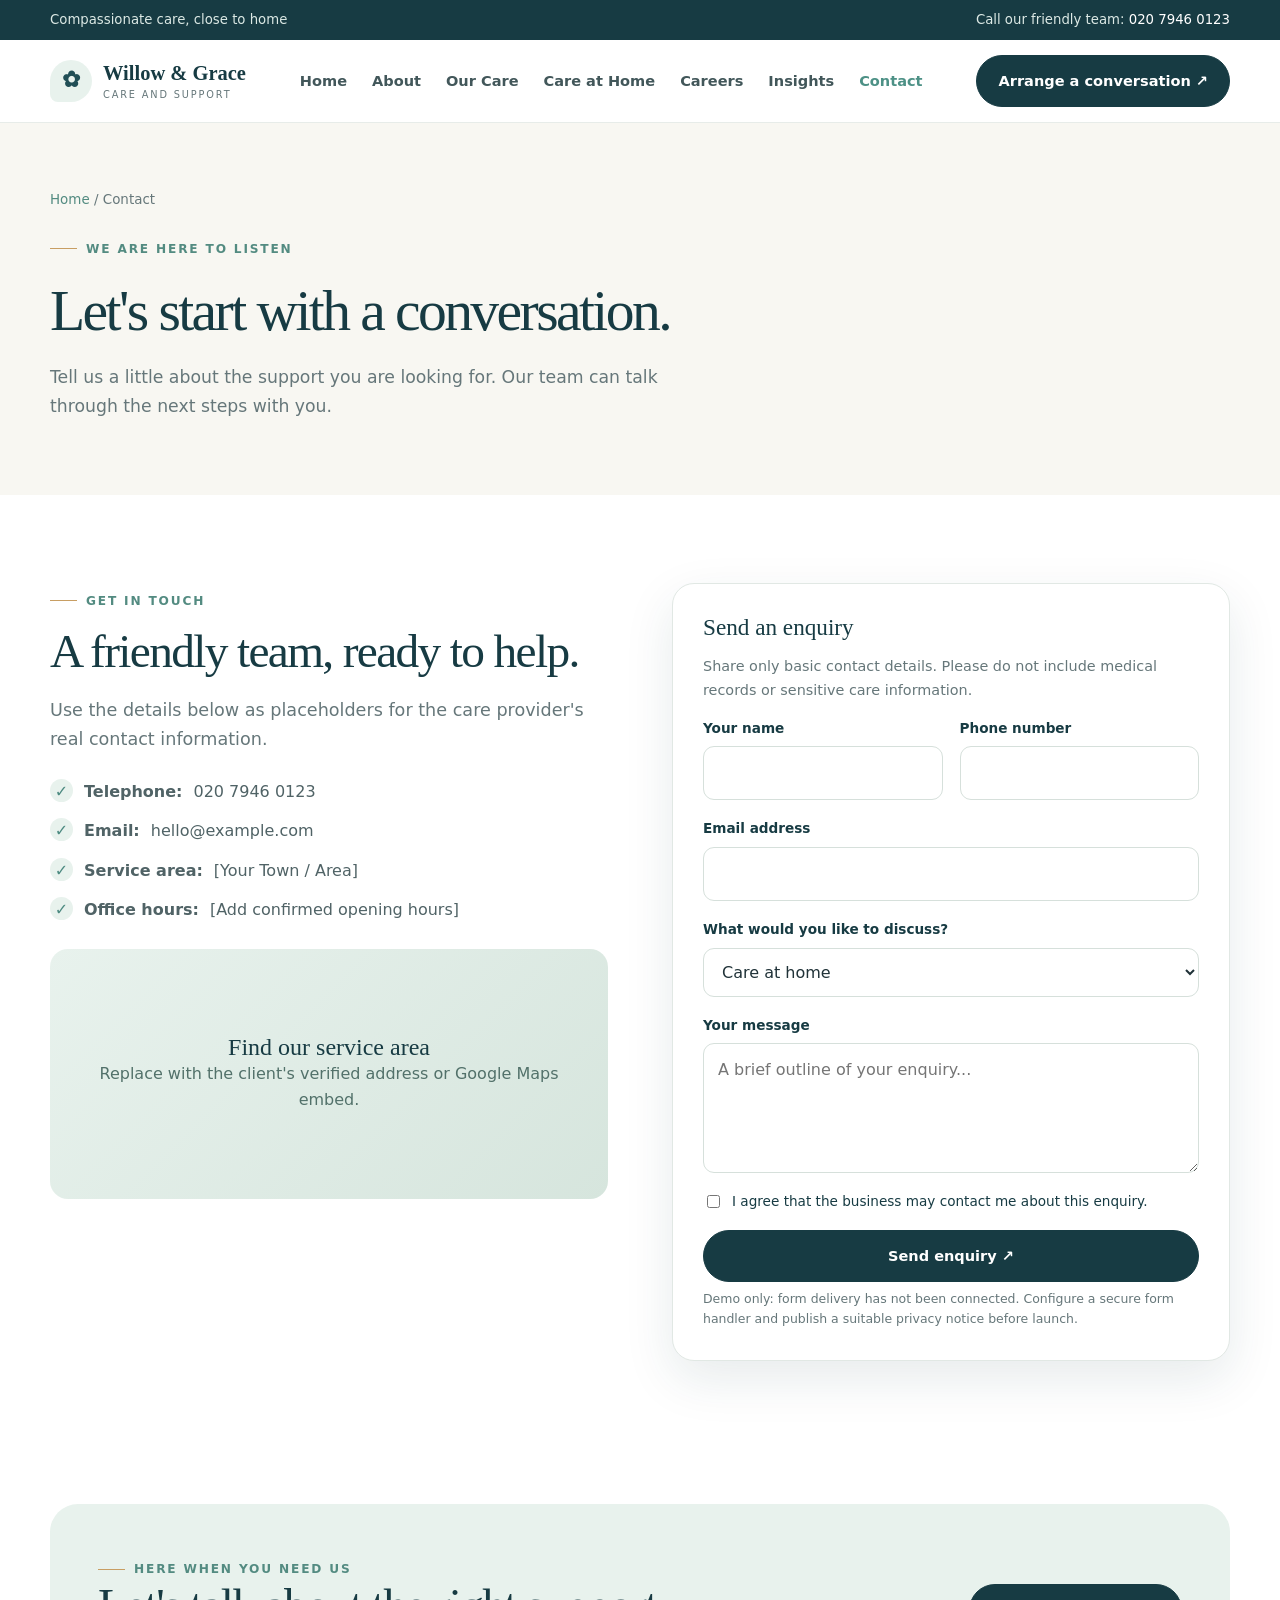
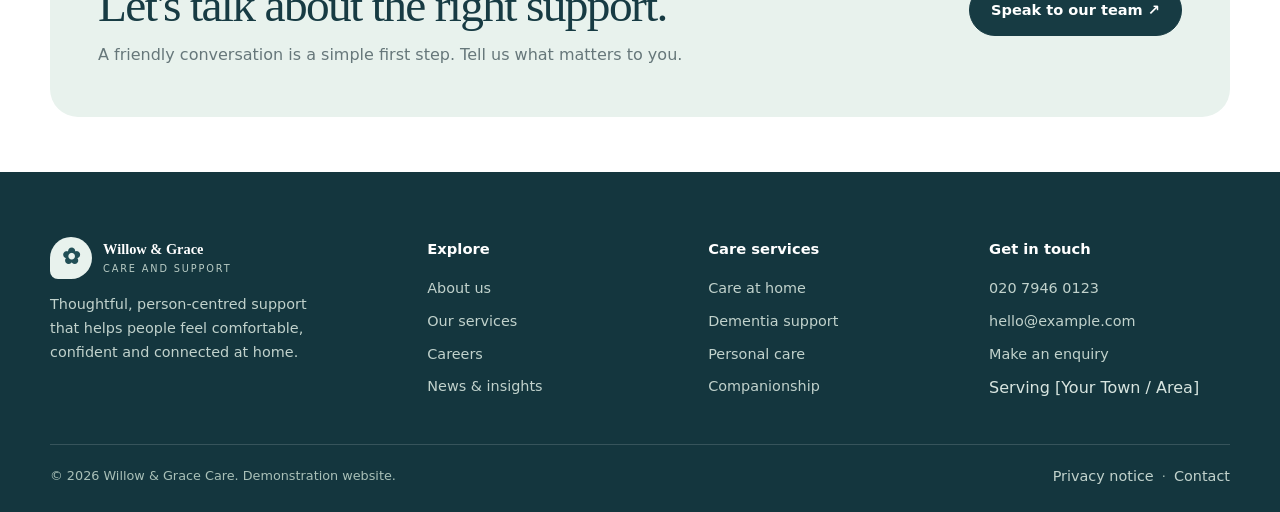
<file: contact.html>
<!doctype html><html lang="en-GB"><head><meta charset="utf-8"><meta name="viewport" content="width=device-width, initial-scale=1"><title>Contact us | Willow & Grace Care</title><meta name="description" content="Contact Willow & Grace Care to discuss example home care and support enquiries in your local area."><meta name="theme-color" content="#173b43"><link rel="icon" href="assets/favicon.svg" type="image/svg+xml"><link rel="stylesheet" href="assets/css/styles.css"></head><body><div class="topbar"><div class="container"><span>Compassionate care, close to home</span><span>Call our friendly team: <a href="tel:+442079460123">020 7946 0123</a></span></div></div>
<header class="site-header"><div class="container nav-wrap"><a class="brand" href="index.html"><span class="brand-mark">✿</span><span>Willow & Grace<small>Care and Support</small></span></a><button class="menu-toggle" aria-label="Open navigation" aria-expanded="false">☰</button><nav class="nav-links"><a href="index.html">Home</a><a href="about.html">About</a><a href="services.html">Our Care</a><a href="care-at-home.html">Care at Home</a><a href="careers.html">Careers</a><a href="insights.html">Insights</a><a href="contact.html">Contact</a></nav><a class="nav-cta" href="contact.html">Arrange a conversation ↗</a></div></header><main><section class="page-hero"><div class="container"><div class="breadcrumbs"><a href="index.html">Home</a> / Contact</div><span class="eyebrow">We are here to listen</span><h1>Let's start with a conversation.</h1><p>Tell us a little about the support you are looking for. Our team can talk through the next steps with you.</p></div></section>
<section class="section"><div class="container split" style="align-items:start"><div><span class="eyebrow">Get in touch</span><h2>A friendly team, ready to help.</h2><p class="lead">Use the details below as placeholders for the care provider's real contact information.</p><ul class="check-list"><li><strong>Telephone:</strong> <a href="tel:+442079460123">020 7946 0123</a></li><li><strong>Email:</strong> <a href="mailto:hello@example.com">hello@example.com</a></li><li><strong>Service area:</strong> [Your Town / Area]</li><li><strong>Office hours:</strong> [Add confirmed opening hours]</li></ul><div class="map-placeholder"><div><strong>Find our service area</strong><span>Replace with the client's verified address or Google Maps embed.</span></div></div></div><div class="form-card"><h3>Send an enquiry</h3><p style="color:var(--muted);font-size:.9rem">Share only basic contact details. Please do not include medical records or sensitive care information.</p><form data-demo-form><div class="form-grid"><div class="field"><label for="name">Your name</label><input id="name" name="name" required autocomplete="name"></div><div class="field"><label for="phone">Phone number</label><input id="phone" name="phone" autocomplete="tel"></div><div class="field full"><label for="email">Email address</label><input id="email" name="email" type="email" required autocomplete="email"></div><div class="field full"><label for="interest">What would you like to discuss?</label><select id="interest" name="interest"><option>Care at home</option><option>Personal care</option><option>Companionship</option><option>Dementia support</option><option>Careers</option><option>Something else</option></select></div><div class="field full"><label for="message">Your message</label><textarea id="message" name="message" placeholder="A brief outline of your enquiry..."></textarea></div><div class="field full"><label style="display:flex;gap:9px;align-items:flex-start;font-weight:500"><input type="checkbox" required style="width:auto;margin-top:5px"> I agree that the business may contact me about this enquiry.</label></div><div class="field full"><button class="btn" type="submit">Send enquiry ↗</button><div class="form-status" role="status"></div><span class="form-note">Demo only: form delivery has not been connected. Configure a secure form handler and publish a suitable privacy notice before launch.</span></div></div></form></div></div></section></main><section class="section" style="padding:55px 0"><div class="container"><div class="cta-panel"><div><span class="eyebrow">Here when you need us</span><h2>Let's talk about the right support.</h2><p>A friendly conversation is a simple first step. Tell us what matters to you.</p></div><a class="btn" href="contact.html">Speak to our team ↗</a></div></div></section>
<footer class="footer"><div class="container"><div class="footer-grid"><div><a class="brand" href="index.html"><span class="brand-mark">✿</span><span>Willow & Grace<small>Care and Support</small></span></a><p style="max-width:290px">Thoughtful, person-centred support that helps people feel comfortable, confident and connected at home.</p></div><div><h4>Explore</h4><div class="footer-links"><a href="about.html">About us</a><a href="services.html">Our services</a><a href="careers.html">Careers</a><a href="insights.html">News & insights</a></div></div><div><h4>Care services</h4><div class="footer-links"><a href="care-at-home.html">Care at home</a><a href="dementia-support.html">Dementia support</a><a href="services.html">Personal care</a><a href="services.html">Companionship</a></div></div><div><h4>Get in touch</h4><div class="footer-links"><a href="tel:+442079460123">020 7946 0123</a><a href="mailto:hello@example.com">hello@example.com</a><a href="contact.html">Make an enquiry</a><span>Serving [Your Town / Area]</span></div></div></div><div class="footer-bottom"><span>© 2026 Willow & Grace Care. Demonstration website.</span><span><a href="privacy.html">Privacy notice</a> &nbsp;·&nbsp; <a href="contact.html">Contact</a></span></div></div></footer><script src="assets/js/main.js"></script></body></html>
</file>
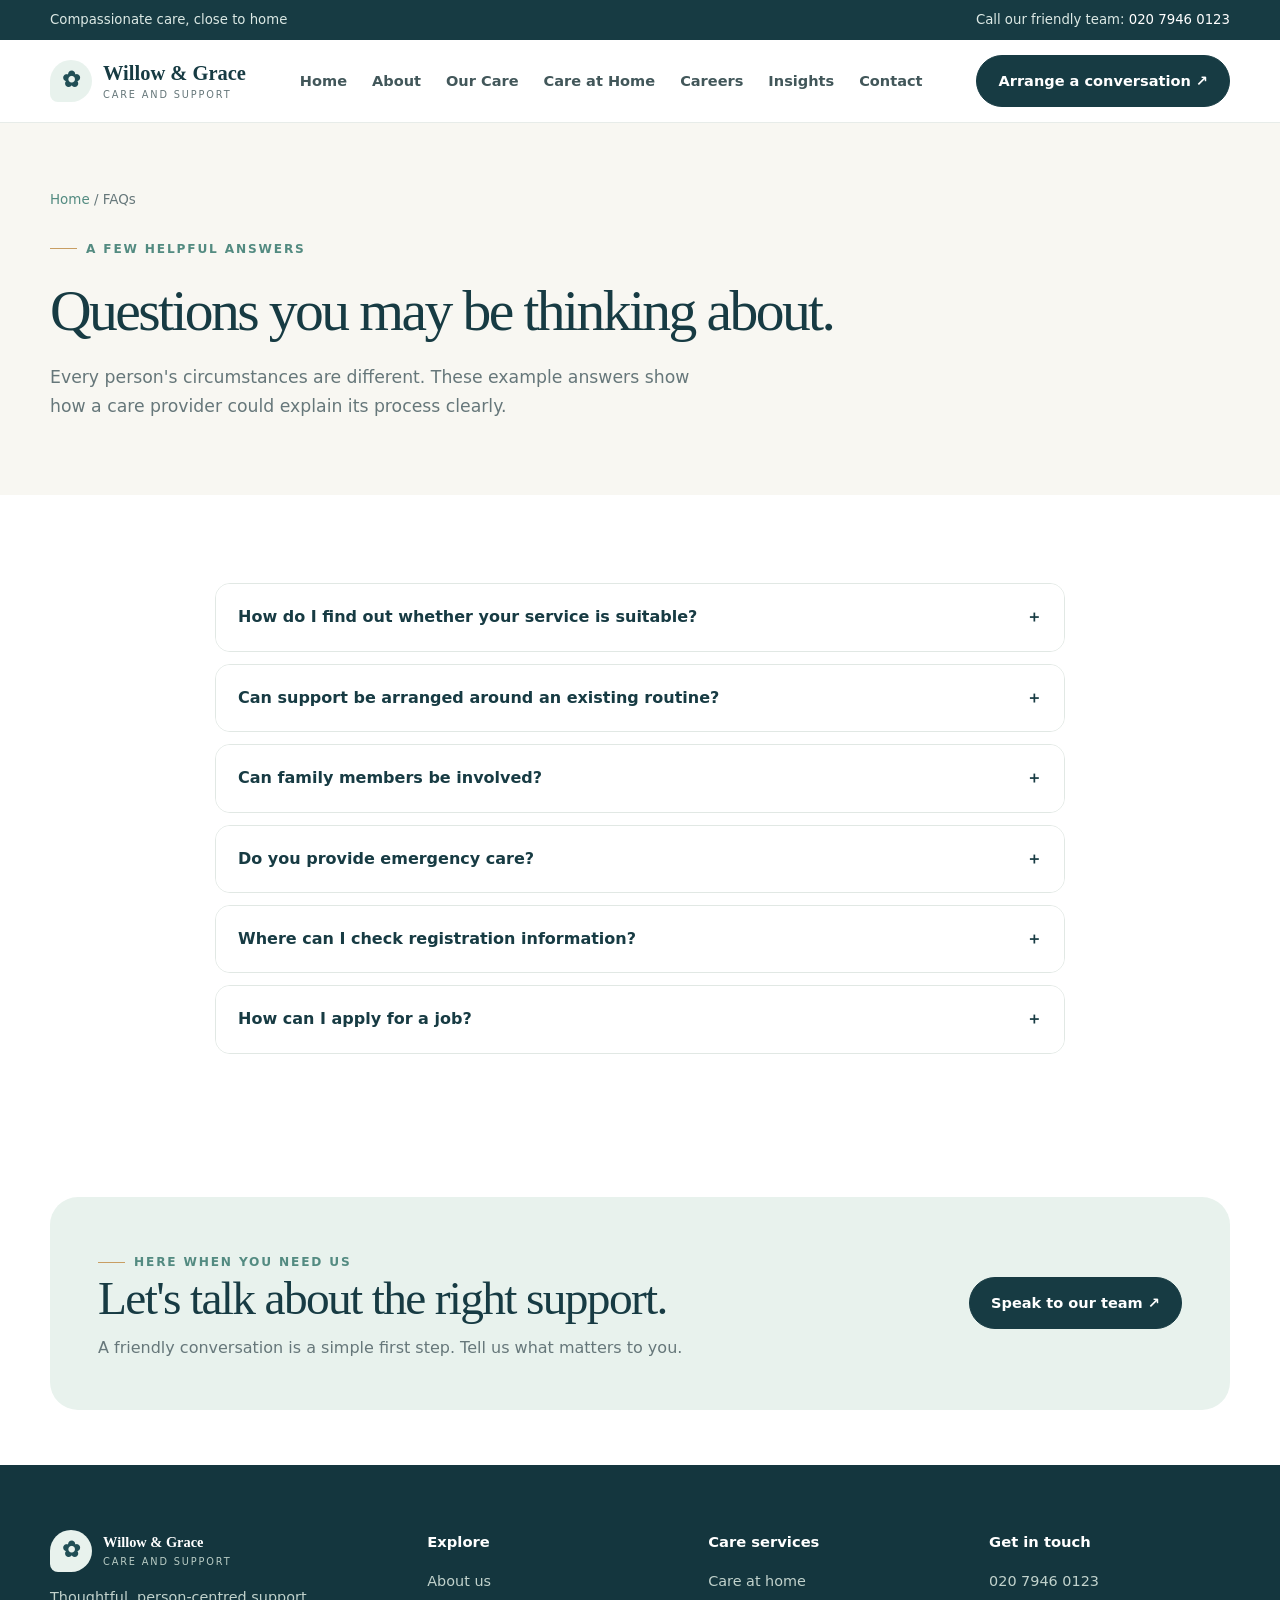
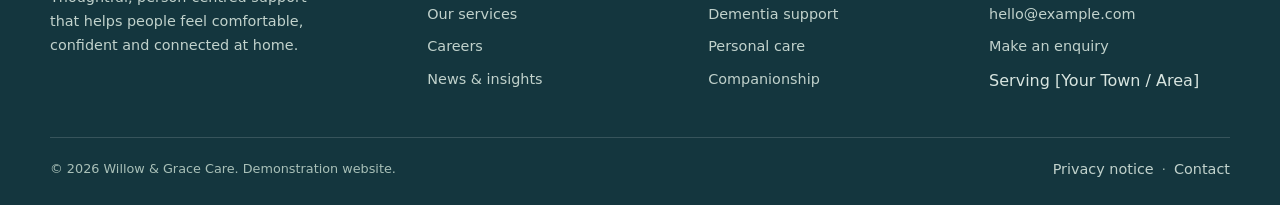
<file: faqs.html>
<!doctype html><html lang="en-GB"><head><meta charset="utf-8"><meta name="viewport" content="width=device-width, initial-scale=1"><title>Frequently asked questions | Willow & Grace Care</title><meta name="description" content="Answers to common questions about arranging care and support."><meta name="theme-color" content="#173b43"><link rel="icon" href="assets/favicon.svg" type="image/svg+xml"><link rel="stylesheet" href="assets/css/styles.css"></head><body><div class="topbar"><div class="container"><span>Compassionate care, close to home</span><span>Call our friendly team: <a href="tel:+442079460123">020 7946 0123</a></span></div></div>
<header class="site-header"><div class="container nav-wrap"><a class="brand" href="index.html"><span class="brand-mark">✿</span><span>Willow & Grace<small>Care and Support</small></span></a><button class="menu-toggle" aria-label="Open navigation" aria-expanded="false">☰</button><nav class="nav-links"><a href="index.html">Home</a><a href="about.html">About</a><a href="services.html">Our Care</a><a href="care-at-home.html">Care at Home</a><a href="careers.html">Careers</a><a href="insights.html">Insights</a><a href="contact.html">Contact</a></nav><a class="nav-cta" href="contact.html">Arrange a conversation ↗</a></div></header><main><section class="page-hero"><div class="container"><div class="breadcrumbs"><a href="index.html">Home</a> / FAQs</div><span class="eyebrow">A few helpful answers</span><h1>Questions you may be thinking about.</h1><p>Every person's circumstances are different. These example answers show how a care provider could explain its process clearly.</p></div></section>
<section class="section"><div class="container"><div class="faq-list">
<div class="faq-item"><button class="faq-question" aria-expanded="false"><span>How do I find out whether your service is suitable?</span><span>＋</span></button><div class="faq-answer">Start with a conversation. A real provider should explain its assessment process, service scope, availability and whether it can meet the person's needs.</div></div>
<div class="faq-item"><button class="faq-question" aria-expanded="false"><span>Can support be arranged around an existing routine?</span><span>＋</span></button><div class="faq-answer">Support arrangements should be discussed individually. The provider should confirm what timings and visit patterns it can reliably offer.</div></div>
<div class="faq-item"><button class="faq-question" aria-expanded="false"><span>Can family members be involved?</span><span>＋</span></button><div class="faq-answer">With the person's agreement and appropriate authority, family members or representatives can be included in conversations and updates.</div></div>
<div class="faq-item"><button class="faq-question" aria-expanded="false"><span>Do you provide emergency care?</span><span>＋</span></button><div class="faq-answer">This must be answered according to the provider's actual service and availability. The website should clearly direct emergencies to the appropriate emergency service.</div></div>
<div class="faq-item"><button class="faq-question" aria-expanded="false"><span>Where can I check registration information?</span><span>＋</span></button><div class="faq-answer">The provider should publish accurate regulator and registration details for its jurisdiction, with links to the official regulator record where appropriate.</div></div>
<div class="faq-item"><button class="faq-question" aria-expanded="false"><span>How can I apply for a job?</span><span>＋</span></button><div class="faq-answer">Visit the Careers page for confirmed vacancies and the approved application route. Do not send sensitive identity or health documents through an unprotected form.</div></div>
</div></div></section></main><section class="section" style="padding:55px 0"><div class="container"><div class="cta-panel"><div><span class="eyebrow">Here when you need us</span><h2>Let's talk about the right support.</h2><p>A friendly conversation is a simple first step. Tell us what matters to you.</p></div><a class="btn" href="contact.html">Speak to our team ↗</a></div></div></section>
<footer class="footer"><div class="container"><div class="footer-grid"><div><a class="brand" href="index.html"><span class="brand-mark">✿</span><span>Willow & Grace<small>Care and Support</small></span></a><p style="max-width:290px">Thoughtful, person-centred support that helps people feel comfortable, confident and connected at home.</p></div><div><h4>Explore</h4><div class="footer-links"><a href="about.html">About us</a><a href="services.html">Our services</a><a href="careers.html">Careers</a><a href="insights.html">News & insights</a></div></div><div><h4>Care services</h4><div class="footer-links"><a href="care-at-home.html">Care at home</a><a href="dementia-support.html">Dementia support</a><a href="services.html">Personal care</a><a href="services.html">Companionship</a></div></div><div><h4>Get in touch</h4><div class="footer-links"><a href="tel:+442079460123">020 7946 0123</a><a href="mailto:hello@example.com">hello@example.com</a><a href="contact.html">Make an enquiry</a><span>Serving [Your Town / Area]</span></div></div></div><div class="footer-bottom"><span>© 2026 Willow & Grace Care. Demonstration website.</span><span><a href="privacy.html">Privacy notice</a> &nbsp;·&nbsp; <a href="contact.html">Contact</a></span></div></div></footer><script src="assets/js/main.js"></script></body></html>
</file>
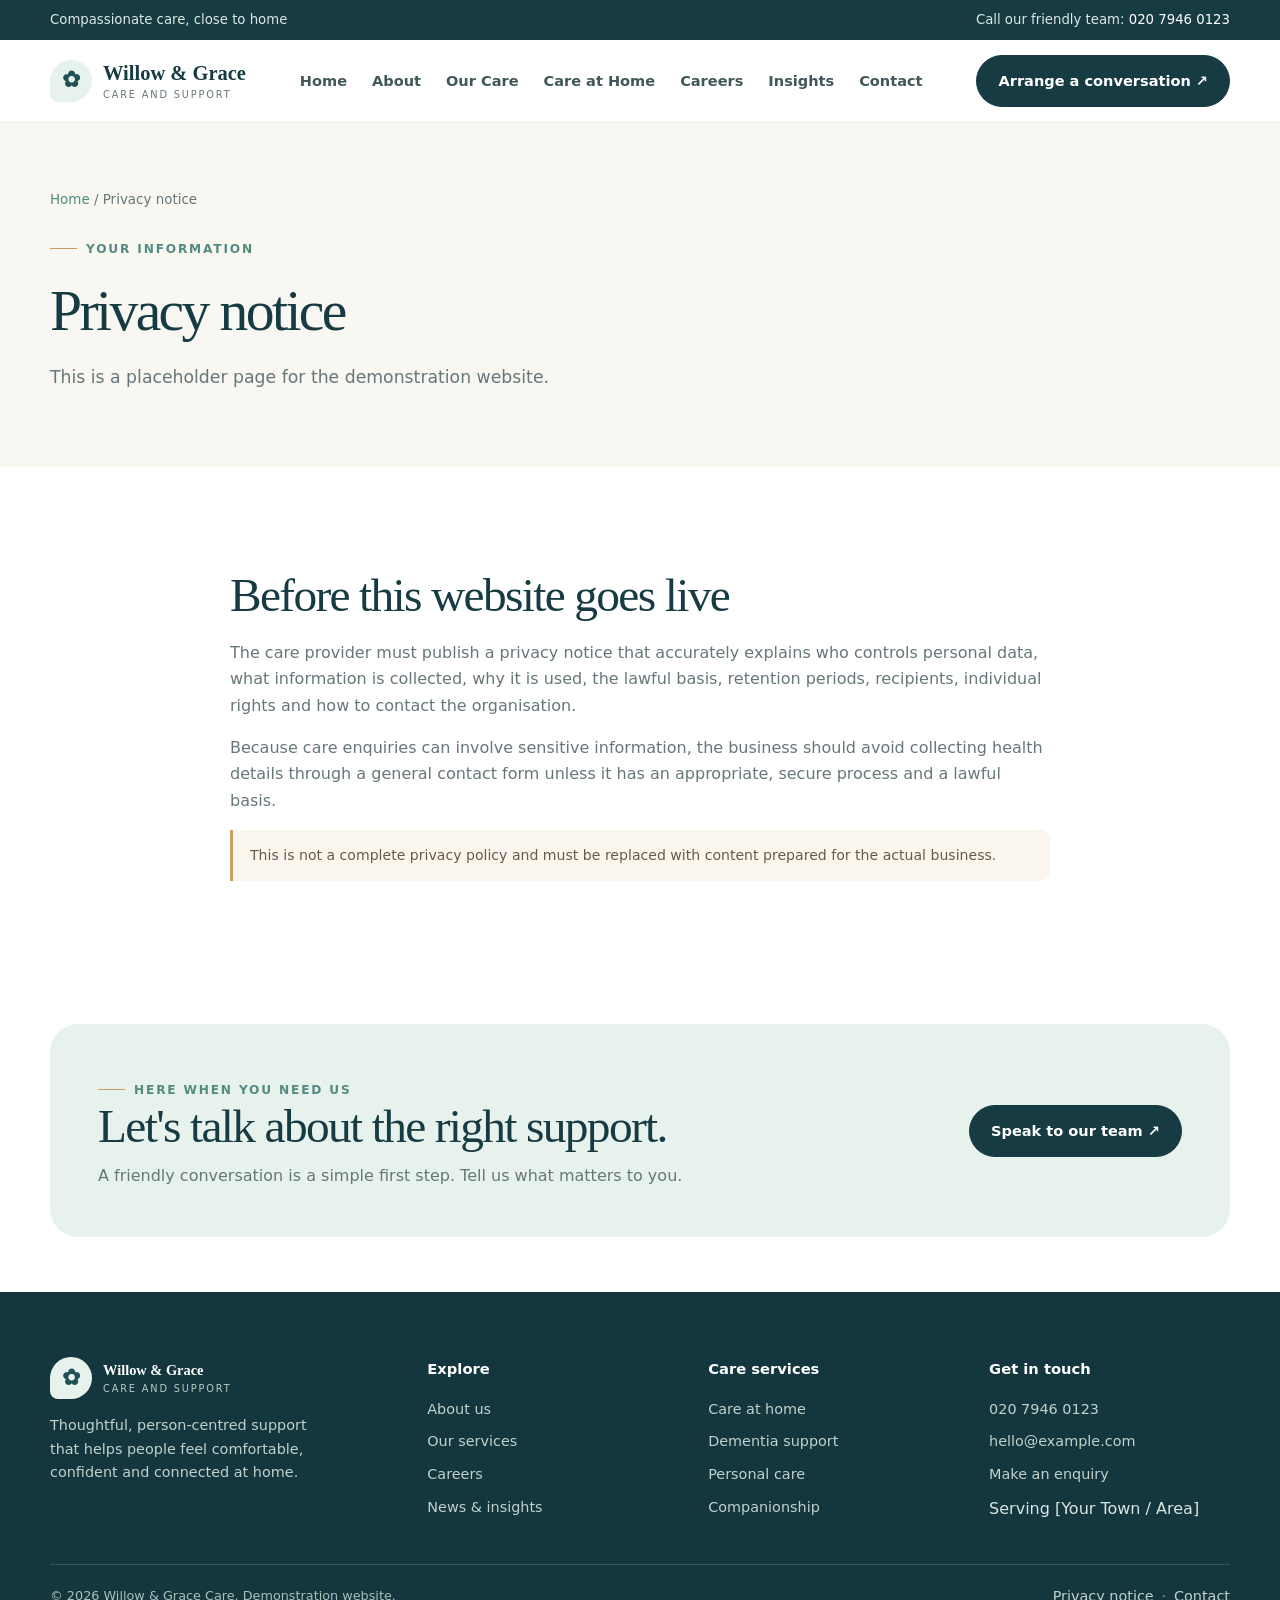
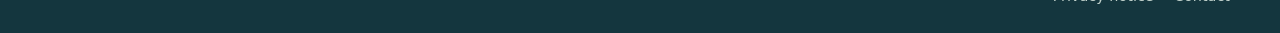
<file: privacy.html>
<!doctype html><html lang="en-GB"><head><meta charset="utf-8"><meta name="viewport" content="width=device-width, initial-scale=1"><title>Privacy notice | Willow & Grace Care</title><meta name="description" content="Placeholder privacy notice for the Willow & Grace Care website demonstration."><meta name="theme-color" content="#173b43"><link rel="icon" href="assets/favicon.svg" type="image/svg+xml"><link rel="stylesheet" href="assets/css/styles.css"></head><body><div class="topbar"><div class="container"><span>Compassionate care, close to home</span><span>Call our friendly team: <a href="tel:+442079460123">020 7946 0123</a></span></div></div>
<header class="site-header"><div class="container nav-wrap"><a class="brand" href="index.html"><span class="brand-mark">✿</span><span>Willow & Grace<small>Care and Support</small></span></a><button class="menu-toggle" aria-label="Open navigation" aria-expanded="false">☰</button><nav class="nav-links"><a href="index.html">Home</a><a href="about.html">About</a><a href="services.html">Our Care</a><a href="care-at-home.html">Care at Home</a><a href="careers.html">Careers</a><a href="insights.html">Insights</a><a href="contact.html">Contact</a></nav><a class="nav-cta" href="contact.html">Arrange a conversation ↗</a></div></header><main><section class="page-hero"><div class="container"><div class="breadcrumbs"><a href="index.html">Home</a> / Privacy notice</div><span class="eyebrow">Your information</span><h1>Privacy notice</h1><p>This is a placeholder page for the demonstration website.</p></div></section><section class="section"><div class="container content-narrow"><h2>Before this website goes live</h2><p>The care provider must publish a privacy notice that accurately explains who controls personal data, what information is collected, why it is used, the lawful basis, retention periods, recipients, individual rights and how to contact the organisation.</p><p>Because care enquiries can involve sensitive information, the business should avoid collecting health details through a general contact form unless it has an appropriate, secure process and a lawful basis.</p><div class="notice">This is not a complete privacy policy and must be replaced with content prepared for the actual business.</div></div></section></main><section class="section" style="padding:55px 0"><div class="container"><div class="cta-panel"><div><span class="eyebrow">Here when you need us</span><h2>Let's talk about the right support.</h2><p>A friendly conversation is a simple first step. Tell us what matters to you.</p></div><a class="btn" href="contact.html">Speak to our team ↗</a></div></div></section>
<footer class="footer"><div class="container"><div class="footer-grid"><div><a class="brand" href="index.html"><span class="brand-mark">✿</span><span>Willow & Grace<small>Care and Support</small></span></a><p style="max-width:290px">Thoughtful, person-centred support that helps people feel comfortable, confident and connected at home.</p></div><div><h4>Explore</h4><div class="footer-links"><a href="about.html">About us</a><a href="services.html">Our services</a><a href="careers.html">Careers</a><a href="insights.html">News & insights</a></div></div><div><h4>Care services</h4><div class="footer-links"><a href="care-at-home.html">Care at home</a><a href="dementia-support.html">Dementia support</a><a href="services.html">Personal care</a><a href="services.html">Companionship</a></div></div><div><h4>Get in touch</h4><div class="footer-links"><a href="tel:+442079460123">020 7946 0123</a><a href="mailto:hello@example.com">hello@example.com</a><a href="contact.html">Make an enquiry</a><span>Serving [Your Town / Area]</span></div></div></div><div class="footer-bottom"><span>© 2026 Willow & Grace Care. Demonstration website.</span><span><a href="privacy.html">Privacy notice</a> &nbsp;·&nbsp; <a href="contact.html">Contact</a></span></div></div></footer><script src="assets/js/main.js"></script></body></html>
</file>
<file: assets/css/styles.css>
:root{--navy:#173b43;--navy2:#214f56;--teal:#6eaaa0;--mint:#e8f2ed;--cream:#f8f7f2;--ink:#203238;--muted:#66777a;--white:#fff;--line:#e1e8e4;--gold:#c89e63;--shadow:0 18px 50px rgba(23,59,67,.10);--radius:22px;--max:1180px}
*{box-sizing:border-box}html{scroll-behavior:smooth}body{margin:0;background:#fff;color:var(--ink);font-family:Inter,ui-sans-serif,system-ui,-apple-system,"Segoe UI",sans-serif;line-height:1.65}a{color:inherit;text-decoration:none}img{max-width:100%;display:block}button,input,textarea,select{font:inherit}.container{width:min(var(--max),calc(100% - 44px));margin:auto}.topbar{background:var(--navy);color:#dce9e5;font-size:.83rem;padding:9px 0}.topbar .container{display:flex;justify-content:space-between;gap:16px;flex-wrap:wrap}.topbar a{color:#fff}.site-header{position:sticky;top:0;z-index:50;background:rgba(255,255,255,.96);backdrop-filter:blur(14px);border-bottom:1px solid rgba(225,232,228,.8)}.nav-wrap{min-height:82px;display:flex;align-items:center;justify-content:space-between;gap:25px}.brand{display:flex;align-items:center;gap:11px;font-family:Georgia,serif;font-size:1.28rem;font-weight:700;color:var(--navy);line-height:1.1}.brand small{display:block;font:500 .61rem Inter,system-ui,sans-serif;letter-spacing:.19em;text-transform:uppercase;color:var(--muted);margin-top:5px}.brand-mark{width:42px;height:42px;border-radius:50% 50% 50% 8px;background:var(--mint);display:grid;place-items:center;color:var(--navy2);font-size:1.35rem}.nav-links{display:flex;align-items:center;gap:25px;font-size:.91rem;font-weight:600;color:#42575a}.nav-links a:hover,.nav-links a.active{color:#4d9186}.nav-cta,.btn{display:inline-flex;align-items:center;justify-content:center;gap:9px;background:var(--navy);color:#fff;border:1px solid var(--navy);padding:13px 21px;border-radius:999px;font-weight:700;font-size:.91rem;transition:.2s;cursor:pointer}.nav-cta:hover,.btn:hover{background:var(--navy2);transform:translateY(-2px)}.btn.light{background:#fff;color:var(--navy);border-color:#fff}.btn.outline{background:transparent;color:var(--navy);border-color:#b9cbc5}.btn.small{padding:10px 16px;font-size:.85rem}.menu-toggle{display:none;background:none;border:0;color:var(--navy);font-size:1.6rem;cursor:pointer}.hero{background:var(--cream);overflow:hidden}.hero-grid{display:grid;grid-template-columns:1.02fr .98fr;align-items:center;gap:50px;padding:75px 0 82px}.eyebrow{display:inline-flex;align-items:center;gap:9px;color:#538b81;font-size:.76rem;font-weight:800;letter-spacing:.15em;text-transform:uppercase}.eyebrow:before{content:"";width:27px;height:1px;background:var(--gold)}h1,h2,h3{font-family:Georgia,"Times New Roman",serif;color:var(--navy);line-height:1.12;font-weight:500}h1{font-size:clamp(2.8rem,5vw,4.75rem);letter-spacing:-.045em;margin:20px 0}h2{font-size:clamp(2.1rem,3.7vw,3.15rem);letter-spacing:-.035em;margin:14px 0 18px}h3{font-size:1.45rem;margin:0 0 10px}.hero p,.lead{font-size:1.1rem;color:var(--muted);max-width:570px}.hero-actions{display:flex;gap:12px;flex-wrap:wrap;margin-top:29px}.hero-visual{position:relative;min-height:490px}.hero-photo{position:absolute;inset:0 35px 22px 0;border-radius:48% 48% 20px 20px;overflow:hidden;background:linear-gradient(135deg,#dce9df,#a6c5b7)}.hero-photo img{width:100%;height:100%;object-fit:cover}.hero-note{position:absolute;right:0;bottom:0;background:#fff;padding:19px 22px;border-radius:17px;box-shadow:var(--shadow);max-width:225px}.hero-note strong{display:block;color:var(--navy);font:500 1.35rem Georgia,serif}.hero-note span{font-size:.82rem;color:var(--muted)}.trust-strip{border-bottom:1px solid var(--line);background:#fff}.trust-grid{display:grid;grid-template-columns:repeat(4,1fr);gap:20px;padding:24px 0}.trust-item{display:flex;align-items:center;gap:12px;color:#516568;font-size:.88rem;font-weight:650}.trust-icon{width:38px;height:38px;flex:0 0 38px;border-radius:50%;background:var(--mint);display:grid;place-items:center;color:#4c8a80;font-size:1.1rem}.section{padding:88px 0}.section.soft{background:var(--cream)}.section.mint{background:var(--mint)}.section-head{max-width:690px;margin-bottom:38px}.section-head.center{text-align:center;margin-left:auto;margin-right:auto}.section-head.center .eyebrow{justify-content:center}.section-head p{color:var(--muted);font-size:1.02rem}.cards{display:grid;grid-template-columns:repeat(3,1fr);gap:22px}.card{background:#fff;border:1px solid var(--line);border-radius:var(--radius);overflow:hidden;box-shadow:0 8px 28px rgba(23,59,67,.035);transition:.2s}.card:hover{transform:translateY(-4px);box-shadow:var(--shadow)}.card-img{height:210px;background:#e7eee8;overflow:hidden}.card-img img{width:100%;height:100%;object-fit:cover;transition:.4s}.card:hover .card-img img{transform:scale(1.04)}.card-body{padding:25px}.card-body p{color:var(--muted);margin:0 0 17px}.text-link{font-weight:750;color:#4d8c82;font-size:.91rem}.text-link span{padding-left:5px}.split{display:grid;grid-template-columns:1fr 1fr;gap:64px;align-items:center}.split-img{min-height:430px;border-radius:48% 48% 22px 22px;overflow:hidden;background:#e4ede7}.split-img img{width:100%;height:100%;min-height:430px;object-fit:cover}.check-list{list-style:none;padding:0;margin:25px 0;display:grid;gap:13px}.check-list li{display:flex;gap:11px;color:#506366}.check-list li:before{content:"✓";width:23px;height:23px;flex:0 0 23px;display:grid;place-items:center;border-radius:50%;background:var(--mint);color:#4c8a80;font-weight:900}.quote-band{background:var(--navy);color:#fff;padding:64px 0}.quote-band h2{color:#fff;max-width:760px}.quote-band p{color:#d3e2dd}.quote-band .btn{background:#fff;color:var(--navy);border-color:#fff}.stats{display:grid;grid-template-columns:repeat(3,1fr);gap:18px;margin-top:28px}.stat{border-left:2px solid var(--gold);padding-left:17px}.stat strong{display:block;font:500 2rem Georgia,serif;color:var(--navy)}.stat span{font-size:.84rem;color:var(--muted)}.testimonial{background:#fff;border:1px solid var(--line);padding:30px;border-radius:var(--radius)}.stars{color:#c79b5d;letter-spacing:3px}.testimonial blockquote{margin:15px 0;color:#53666a;font:italic 1.12rem Georgia,serif}.person{font-weight:750;color:var(--navy);font-size:.9rem}.faq-list{display:grid;gap:12px;max-width:850px;margin:auto}.faq-item{border:1px solid var(--line);border-radius:15px;background:#fff;overflow:hidden}.faq-question{width:100%;border:0;background:#fff;padding:20px 22px;display:flex;justify-content:space-between;text-align:left;color:var(--navy);font-weight:750;cursor:pointer}.faq-answer{display:none;padding:0 22px 20px;color:var(--muted)}.faq-item.open .faq-answer{display:block}.faq-item.open .faq-question span:last-child{transform:rotate(45deg)}.cta-panel{background:var(--mint);border-radius:28px;padding:48px;display:flex;align-items:center;justify-content:space-between;gap:30px}.cta-panel h2{margin:0 0 10px}.cta-panel p{margin:0;color:var(--muted)}.page-hero{background:var(--cream);padding:66px 0 58px}.page-hero h1{font-size:clamp(2.7rem,4.5vw,4rem);max-width:800px}.breadcrumbs{font-size:.84rem;color:var(--muted);margin-bottom:20px}.breadcrumbs a{color:#538b81}.page-hero p{max-width:680px;color:var(--muted);font-size:1.08rem}.content-narrow{max-width:820px;margin:auto}.content-narrow p{color:var(--muted)}.service-detail{display:grid;grid-template-columns:1fr 320px;gap:50px;align-items:start}.side-card{background:var(--mint);padding:28px;border-radius:20px;position:sticky;top:120px}.side-card p{color:#52676a}.form-card{background:#fff;border:1px solid var(--line);border-radius:22px;padding:30px;box-shadow:var(--shadow)}.form-grid{display:grid;grid-template-columns:1fr 1fr;gap:17px}.field{display:grid;gap:7px}.field.full{grid-column:1/-1}.field label{font-size:.85rem;font-weight:750;color:var(--navy)}.field input,.field textarea,.field select{width:100%;border:1px solid #d6e0db;border-radius:11px;padding:13px 14px;background:#fff;color:var(--ink);outline:none}.field input:focus,.field textarea:focus,.field select:focus{border-color:#6eaaa0;box-shadow:0 0 0 3px rgba(110,170,160,.15)}.field textarea{min-height:130px;resize:vertical}.form-note{font-size:.78rem;color:var(--muted)}.form-status{display:none;margin-top:14px;padding:12px;border-radius:10px;background:var(--mint);color:var(--navy);font-size:.9rem}.form-status.show{display:block}.blog-grid{display:grid;grid-template-columns:repeat(3,1fr);gap:22px}.blog-card{border:1px solid var(--line);border-radius:20px;overflow:hidden;background:#fff}.blog-card img{width:100%;height:205px;object-fit:cover}.blog-card .card-body{padding:23px}.tag{font-size:.72rem;text-transform:uppercase;letter-spacing:.12em;color:#548b81;font-weight:800}.meta{font-size:.8rem;color:#7a8989;margin:8px 0 12px}.footer{background:#14363e;color:#d8e5e0;padding:65px 0 24px}.footer-grid{display:grid;grid-template-columns:1.4fr 1fr 1fr 1fr;gap:40px}.footer .brand{color:#fff}.footer .brand small{color:#b8cbc4}.footer p,.footer a{color:#c1d2cc;font-size:.9rem}.footer h4{color:#fff;margin:0 0 16px;font-size:.92rem}.footer-links{display:grid;gap:9px}.footer-bottom{border-top:1px solid rgba(255,255,255,.15);margin-top:42px;padding-top:20px;display:flex;justify-content:space-between;gap:15px;flex-wrap:wrap;color:#a9c0b8;font-size:.8rem}.notice{padding:14px 17px;border-left:3px solid var(--gold);background:#fbf6ed;color:#655a49;border-radius:0 10px 10px 0;font-size:.88rem}.map-placeholder{min-height:250px;border-radius:18px;background:linear-gradient(135deg,#e8f2ed,#d6e5dd);display:grid;place-items:center;text-align:center;color:#52716a;padding:20px}.map-placeholder strong{display:block;font:500 1.5rem Georgia,serif;color:var(--navy)}.job-row{display:flex;align-items:center;justify-content:space-between;gap:20px;padding:22px 0;border-bottom:1px solid var(--line)}.job-row p{margin:5px 0 0;color:var(--muted);font-size:.9rem}
@media(max-width:980px){.nav-links{gap:14px}.nav-links a{font-size:.84rem}.nav-cta{display:none}.hero-grid{gap:28px}.hero-visual{min-height:420px}.footer-grid{grid-template-columns:1fr 1fr}.cards,.blog-grid{grid-template-columns:repeat(2,1fr)}}
@media(max-width:720px){.container{width:min(var(--max),calc(100% - 32px))}.topbar .container{justify-content:center;text-align:center}.nav-wrap{min-height:72px}.menu-toggle{display:block}.nav-links{display:none;position:absolute;left:0;right:0;top:72px;background:#fff;border-bottom:1px solid var(--line);padding:18px 24px 24px;flex-direction:column;align-items:stretch;gap:0}.nav-links.open{display:flex}.nav-links a{padding:12px 4px;border-bottom:1px solid #eef1ef;font-size:.95rem}.hero-grid,.split,.service-detail{grid-template-columns:1fr}.hero-grid{padding:55px 0 62px}.hero-visual{min-height:380px}.hero-photo{right:20px}.trust-grid{grid-template-columns:1fr 1fr;gap:16px}.section{padding:65px 0}.cards,.blog-grid{grid-template-columns:1fr}.card-img{height:230px}.split{gap:35px}.split-img,.split-img img{min-height:330px}.stats{grid-template-columns:1fr 1fr}.cta-panel{padding:30px;display:block}.cta-panel .btn{margin-top:22px}.form-grid{grid-template-columns:1fr}.field.full{grid-column:auto}.side-card{position:static}.footer-grid{grid-template-columns:1fr 1fr;gap:28px}.footer-grid>div:first-child{grid-column:1/-1}.job-row{align-items:flex-start;flex-direction:column}.page-hero{padding:48px 0}.quote-band{padding:48px 0}}
@media(max-width:420px){.trust-grid{grid-template-columns:1fr}.footer-grid{grid-template-columns:1fr}.footer-grid>div:first-child{grid-column:auto}.hero-visual{min-height:320px}.hero-note{max-width:190px;padding:14px}.hero-note strong{font-size:1.1rem}}
</file>
